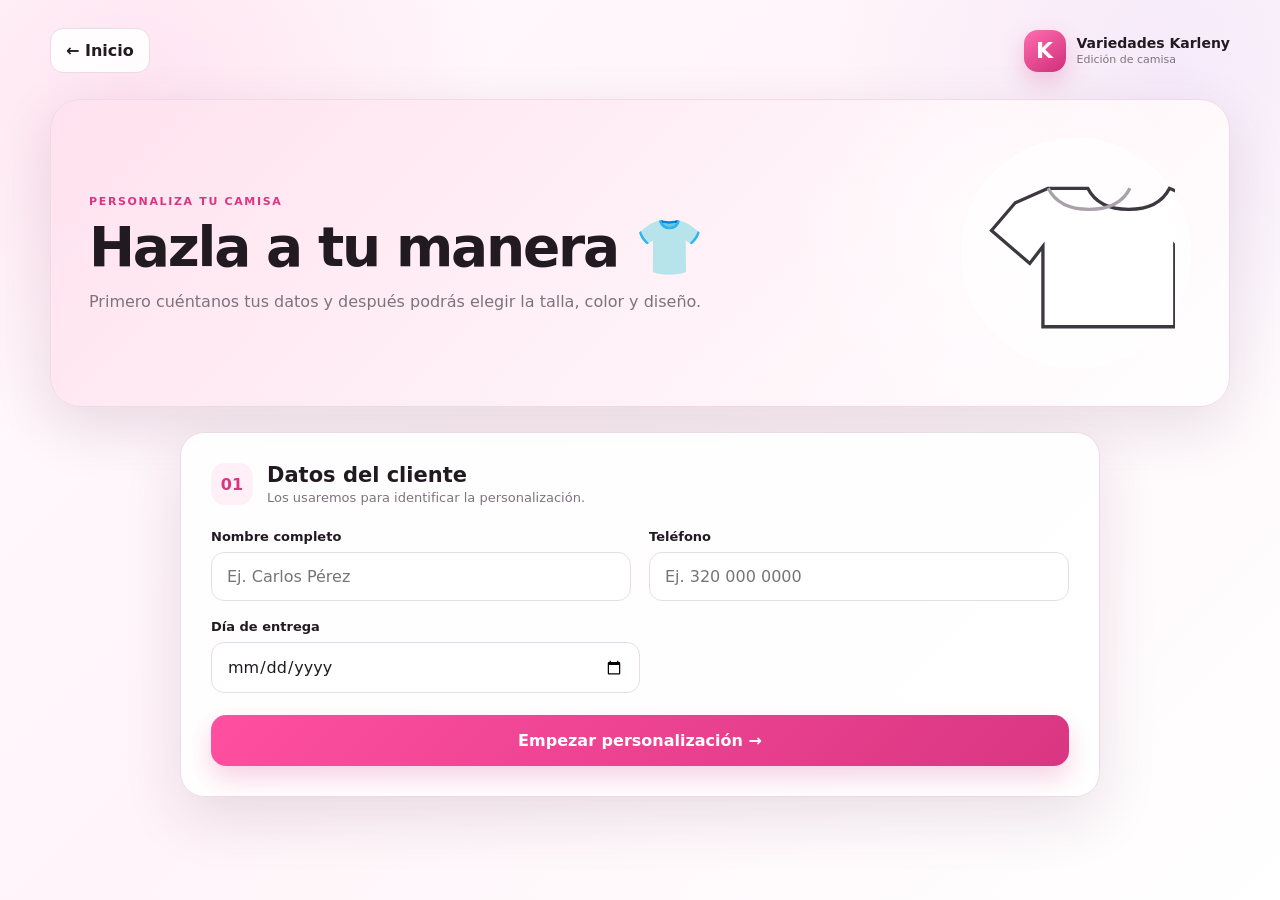
<file: camisas.html>
<!DOCTYPE html>
<html lang="es">
<head>
  <meta charset="UTF-8">
  <meta name="viewport" content="width=device-width, initial-scale=1.0">
  <meta name="theme-color" content="#ff4fa0">
  <title>Edición de Camisa | Variedades Karleny</title>
  <link rel="stylesheet" href="camisas.css">
</head>
<body>

  <main class="app-shell">

    <!-- PASO 1 -->
    <section id="pantallaDatos" class="pantalla activa">
      <div class="topbar">
        <button class="btn-secundario" id="btnSalirDatos">← Inicio</button>
        <div class="brand-mini">
          <div class="brand-logo">K</div>
          <div>
            <strong>Variedades Karleny</strong>
            <span>Edición de camisa</span>
          </div>
        </div>
      </div>

      <div class="hero-edicion">
        <div class="hero-copy">
          <span class="etiqueta">PERSONALIZA TU CAMISA</span>
          <h1>Hazla a tu manera 👕</h1>
          <p>Primero cuéntanos tus datos y después podrás elegir la talla, color y diseño.</p>
        </div>
        <div class="hero-shirt">
          <svg viewBox="0 0 300 300" aria-hidden="true">
            <path class="camisa-svg" d="M108 52 58 74 22 116l58 50 20-26v122h200V140l20 26 58-50-36-42-50-22c-10 20-28 32-62 32s-52-12-62-32Z"/>
            <path class="cuello-svg" d="M108 52c10 20 28 32 62 32s52-12 62-32" />
          </svg>
        </div>
      </div>

      <form id="formDatos" class="card-form">
        <div class="section-title">
          <span>01</span>
          <div>
            <h2>Datos del cliente</h2>
            <p>Los usaremos para identificar la personalización.</p>
          </div>
        </div>

        <div class="form-grid">
          <label>
            <span>Nombre completo</span>
            <input id="nombreCliente" type="text" placeholder="Ej. Carlos Pérez" autocomplete="name" required>
          </label>

          <label>
            <span>Teléfono</span>
            <input id="telefonoCliente" type="tel" placeholder="Ej. 320 000 0000" autocomplete="tel" required>
          </label>

          <label class="campo-ancho">
            <span>Día de entrega</span>
            <input id="fechaEntrega" type="date" required>
          </label>
        </div>

        <button class="btn-principal btn-grande" type="submit">
          Empezar personalización →
        </button>
      </form>
    </section>


    <!-- PASO 2 -->
    <section id="pantallaTalla" class="pantalla">
      <div class="topbar">
        <button class="btn-secundario" id="btnVolverDatos">← Volver</button>
        <div class="progreso">
          <span class="activo">1</span>
          <i></i>
          <span class="activo">2</span>
          <i></i>
          <span>3</span>
        </div>
      </div>

      <div class="centrado">
        <span class="etiqueta">PASO 2</span>
        <h1>¿Qué talla necesitas?</h1>
        <p class="subtitulo">La talla quedará guardada con tu diseño para que el pedido llegue bien identificado.</p>

        <div id="tallas" class="tallas-grid">
          <button type="button" class="talla" data-talla="XS">XS</button>
          <button type="button" class="talla" data-talla="S">S</button>
          <button type="button" class="talla" data-talla="M">M</button>
          <button type="button" class="talla" data-talla="L">L</button>
          <button type="button" class="talla" data-talla="XL">XL</button>
          <button type="button" class="talla" data-talla="XXL">XXL</button>
        </div>

        <div class="resumen-datos" id="resumenDatos"></div>

        <button id="btnIrEditor" class="btn-principal btn-grande" disabled>
          Continuar al editor →
        </button>
      </div>
    </section>


    <!-- PASO 3 -->
    <section id="pantallaEditor" class="pantalla pantalla-editor">
      <div class="topbar editor-topbar">
        <button class="btn-secundario" id="btnVolverTalla">← Talla</button>

        <div class="editor-title">
          <strong>Editor de camisa</strong>
          <span id="ladoActualTexto">Frente</span>
        </div>

        <button class="btn-secundario" id="btnInicioEditor">⌂ Inicio</button>
      </div>

      <div class="editor-layout">

        <aside class="panel-control">
          <div class="control-section">
            <span class="control-kicker">LADO DE LA CAMISA</span>
            <div class="lado-switch">
              <button id="btnFrente" class="lado-btn activo">Frente</button>
              <button id="btnEspalda" class="lado-btn">Espalda</button>
            </div>
          </div>

          <div class="control-section">
            <span class="control-kicker">COLOR</span>
            <div class="paleta" id="paletaColores">
              <button class="color-btn" data-color="#ffffff" style="--color:#ffffff" aria-label="Blanco"></button>
              <button class="color-btn" data-color="#f3f4f6" style="--color:#f3f4f6" aria-label="Gris claro"></button>
              <button class="color-btn" data-color="#111111" style="--color:#111111" aria-label="Negro"></button>
              <button class="color-btn" data-color="#ef4444" style="--color:#ef4444" aria-label="Rojo"></button>
              <button class="color-btn" data-color="#f97316" style="--color:#f97316" aria-label="Naranja"></button>
              <button class="color-btn" data-color="#facc15" style="--color:#facc15" aria-label="Amarillo"></button>
              <button class="color-btn" data-color="#16a34a" style="--color:#16a34a" aria-label="Verde"></button>
              <button class="color-btn" data-color="#2563eb" style="--color:#2563eb" aria-label="Azul"></button>
              <button class="color-btn" data-color="#8b5cf6" style="--color:#8b5cf6" aria-label="Morado"></button>
            </div>
          </div>

          <div class="control-section">
            <span class="control-kicker">DISEÑO</span>
            <label class="upload-box">
              <input id="inputImagen" type="file" accept="image/png,image/jpeg,image/webp">
              <span class="upload-icon">＋</span>
              <strong>Traer imagen de la galería</strong>
              <small>PNG, JPG o WEBP</small>
            </label>

            <button id="btnQuitarImagen" class="btn-danger-soft" type="button">
              Quitar imagen de este lado
            </button>
          </div>

          <div class="control-section ajustes">
            <span class="control-kicker">AJUSTES DE LA IMAGEN</span>

            <label class="rango">
              <div>
                <span>Tamaño</span>
                <b id="textoTamano">45%</b>
              </div>
              <input id="rangoTamano" type="range" min="15" max="85" value="45">
            </label>

            <label class="rango">
              <div>
                <span>Altura</span>
                <b id="textoAltura">50%</b>
              </div>
              <input id="rangoAltura" type="range" min="10" max="90" value="50">
            </label>

            <button id="btnCentrarImagen" class="btn-secundario ancho" type="button">
              ↺ Centrar imagen
            </button>
          </div>

          <div class="mini-ayuda">
            <strong>Tip</strong>
            <p>También puedes arrastrar la imagen directamente sobre la camisa para acomodarla.</p>
          </div>
        </aside>

        <section class="zona-canvas">
          <div class="canvas-header">
            <div>
              <span class="etiqueta">VISTA PREVIA</span>
              <h2 id="tituloVista">Frente de la camisa</h2>
            </div>
            <span id="estadoDiseno" class="estado-pill">Sin diseño</span>
          </div>

          <div class="camisa-workspace" id="camisaWorkspace">
            <svg class="camisa-svg-grande" viewBox="0 0 600 650" preserveAspectRatio="xMidYMid meet">
              <path id="camisaCuerpo" class="camisa-cuerpo" d="M214 92 132 124 58 188l78 72 38-38v264h252V222l38 38 78-72-74-64-82-32c-15 31-40 48-86 48s-71-17-86-48Z"/>
              <path class="cuello-linea" d="M214 92c15 31 40 48 86 48s71-17 86-48"/>
              <path class="costura" d="M136 260 136 620M464 260 464 620"/>
            </svg>

            <div id="zonaDiseno" class="zona-diseno">
              <img id="imagenDiseno" class="imagen-diseno" alt="Diseño de la camisa">
              <div id="marcoSeleccion" class="marco-seleccion" aria-hidden="true">
                <span></span><span></span><span></span><span></span>
              </div>
            </div>

            <div id="sinDiseno" class="sin-diseno">
              <span>＋</span>
              <strong>Sube una imagen</strong>
              <small>Tu diseño aparecerá aquí</small>
            </div>
          </div>

          <div class="canvas-footer">
            <span>Desliza o arrastra para acomodar el diseño.</span>
            <button id="btnTerminar" class="btn-principal">Terminar edición →</button>
          </div>
        </section>
      </div>
    </section>


    <!-- PASO 4 -->
    <section id="pantallaResumen" class="pantalla">
      <div class="topbar">
        <button id="btnVolverEditor" class="btn-secundario">← Editor</button>
        <button id="btnInicioResumen" class="btn-secundario">⌂ Inicio</button>
      </div>

      <div class="resumen-page">
        <span class="etiqueta">ÚLTIMO PASO</span>
        <h1>Revisa tu camisa 👕</h1>
        <p class="subtitulo">Comprueba los datos antes de confirmar la personalización.</p>

        <div class="resumen-layout">
          <div class="preview-final">
            <div class="preview-side">
              <span>Frente</span>
              <div class="mini-camisa" id="miniFrente"></div>
            </div>
            <div class="preview-side">
              <span>Espalda</span>
              <div class="mini-camisa" id="miniEspalda"></div>
            </div>
          </div>

          <div class="datos-finales" id="datosFinales"></div>
        </div>

        <div class="confirmar-box">
          <div>
            <strong>¿Todo está correcto?</strong>
            <span>Al confirmar, esta información quedará lista para conectarla con el carrito y los pedidos.</span>
          </div>
          <button id="btnConfirmar" class="btn-principal btn-grande">Confirmar camisa ✓</button>
        </div>

        <div id="confirmacionExitosa" class="confirmacion-exitosa oculto">
          <div class="check-grande">✓</div>
          <h2>¡Camisa preparada!</h2>
          <p>La personalización de prueba quedó registrada en esta demo.</p>
          <div id="codigoDemo" class="codigo-demo"></div>
          <button id="btnReiniciar" class="btn-principal">Crear otra camisa</button>
        </div>
      </div>
    </section>

  </main>

  <div id="toast" class="toast"></div>
  <script src="camisas.js"></script>
</body>
</html>
</file>
<file: camisas.css>
:root{
  --rosa:#ff4fa0;
  --rosa-oscuro:#d93682;
  --rosa-claro:#fff0f7;
  --fondo:#fff8fc;
  --texto:#211a21;
  --muted:#7d737d;
  --borde:#eadce6;
  --blanco:#ffffff;
  --sombra:0 20px 60px rgba(73,28,55,.12);
  --radio:24px;
}

*{box-sizing:border-box}
html{scroll-behavior:smooth}
body{
  margin:0;
  min-height:100vh;
  font-family:Inter,system-ui,-apple-system,BlinkMacSystemFont,"Segoe UI",sans-serif;
  color:var(--texto);
  background:
    radial-gradient(circle at 10% 10%,rgba(255,79,160,.12),transparent 26%),
    radial-gradient(circle at 92% 8%,rgba(143,93,255,.08),transparent 24%),
    linear-gradient(135deg,#fffafd,#fff4f9 45%,#ffffff);
}

button,input{font:inherit}
button{cursor:pointer}
.app-shell{width:100%;min-height:100vh}
.pantalla{display:none;min-height:100vh;padding:28px}
.pantalla.activa{display:block}
.topbar{
  width:min(1180px,100%);
  margin:0 auto 26px;
  display:flex;
  align-items:center;
  justify-content:space-between;
  gap:15px;
}
.brand-mini{
  display:flex;
  align-items:center;
  gap:11px;
}
.brand-logo{
  width:42px;height:42px;border-radius:14px;
  display:grid;place-items:center;
  color:white;font-weight:900;font-size:22px;
  background:linear-gradient(145deg,#ff6eae,#cf2e7a);
  box-shadow:0 10px 25px rgba(217,54,130,.25);
}
.brand-mini strong,.brand-mini span{display:block}
.brand-mini strong{font-size:14px}
.brand-mini span{font-size:11px;color:var(--muted);margin-top:2px}

.btn-principal,.btn-secundario,.btn-danger-soft,.lado-btn,.talla{
  border:0;
  transition:.2s ease;
}
.btn-principal{
  background:linear-gradient(135deg,var(--rosa),var(--rosa-oscuro));
  color:#fff;
  font-weight:800;
  border-radius:15px;
  padding:14px 20px;
  box-shadow:0 12px 25px rgba(217,54,130,.22);
}
.btn-principal:hover{transform:translateY(-2px);box-shadow:0 16px 30px rgba(217,54,130,.28)}
.btn-principal:disabled{opacity:.45;cursor:not-allowed;transform:none;box-shadow:none}
.btn-secundario{
  background:rgba(255,255,255,.9);
  color:var(--texto);
  border:1px solid var(--borde);
  padding:12px 15px;
  border-radius:13px;
  font-weight:750;
}
.btn-secundario:hover{border-color:#e8aac8;background:#fff}
.btn-danger-soft{
  width:100%;
  padding:10px;
  border-radius:12px;
  color:#b4235c;
  background:#fff0f5;
  border:1px solid #ffd0e2;
  margin-top:9px;
}
.btn-danger-soft:hover{background:#ffe7f0}
.btn-grande{width:100%;padding:16px 22px;font-size:16px}
.ancho{width:100%}

.hero-edicion{
  width:min(1180px,100%);
  margin:0 auto 25px;
  border-radius:30px;
  padding:38px;
  display:flex;
  align-items:center;
  justify-content:space-between;
  gap:30px;
  overflow:hidden;
  background:
    radial-gradient(circle at 80% 40%,rgba(255,255,255,.55),transparent 22%),
    linear-gradient(135deg,#ffe2ef,#fff);
  border:1px solid #f4d8e5;
  box-shadow:var(--sombra);
}
.hero-copy{max-width:650px}
.etiqueta{
  display:inline-flex;
  align-items:center;
  gap:6px;
  color:var(--rosa-oscuro);
  font-size:11px;
  font-weight:900;
  letter-spacing:.15em;
}
.hero-copy h1,.centrado h1,.resumen-page h1{
  font-size:clamp(32px,5vw,55px);
  line-height:1.02;
  margin:10px 0 14px;
  letter-spacing:-.04em;
}
.hero-copy p,.subtitulo{
  color:var(--muted);
  line-height:1.65;
  max-width:640px;
  margin:0;
}
.hero-shirt{
  width:230px;height:230px;flex:0 0 230px;
  display:grid;place-items:center;
  border-radius:50%;
  background:rgba(255,255,255,.72);
  box-shadow:inset 0 0 0 1px rgba(255,255,255,.8);
}
.hero-shirt svg{width:86%;height:86%}
.camisa-svg{fill:#fff;stroke:#3d3740;stroke-width:5}
.cuello-svg{fill:none;stroke:#aaa1aa;stroke-width:5}

.card-form,.centrado,.resumen-page{
  width:min(920px,100%);
  margin:0 auto;
}
.card-form{
  background:rgba(255,255,255,.92);
  border:1px solid var(--borde);
  border-radius:var(--radio);
  padding:30px;
  box-shadow:var(--sombra);
}
.section-title{
  display:flex;align-items:center;gap:14px;margin-bottom:24px;
}
.section-title>span{
  width:42px;height:42px;border-radius:14px;display:grid;place-items:center;
  background:var(--rosa-claro);color:var(--rosa-oscuro);font-weight:900;
}
.section-title h2{margin:0 0 3px;font-size:21px}
.section-title p{margin:0;color:var(--muted);font-size:13px}
.form-grid{display:grid;grid-template-columns:1fr 1fr;gap:18px;margin-bottom:22px}
label>span,label .rango>div span{display:block;font-size:13px;font-weight:800;margin-bottom:8px}
input[type="text"],input[type="tel"],input[type="date"]{
  width:100%;
  border:1px solid var(--borde);
  background:#fff;
  border-radius:13px;
  padding:14px 15px;
  outline:none;
  color:var(--texto);
}
input:focus{border-color:#ea88b6;box-shadow:0 0 0 4px rgba(255,79,160,.09)}
.campo-ancho{grid-column:1/-1;max-width:50%}

.centrado{
  text-align:center;
  padding-top:35px;
}
.centrado .subtitulo{margin:0 auto 28px}
.progreso{
  display:flex;align-items:center;justify-content:center;
  gap:9px;
}
.progreso span{
  width:30px;height:30px;border-radius:50%;
  display:grid;place-items:center;
  font-size:12px;font-weight:900;
  background:#eee6eb;color:#968b95;
}
.progreso span.activo{background:var(--rosa);color:#fff}
.progreso i{width:45px;height:2px;background:#eadfe5}
.tallas-grid{
  display:grid;
  grid-template-columns:repeat(3,1fr);
  gap:14px;
  max-width:650px;
  margin:0 auto 24px;
}
.talla{
  min-height:90px;
  background:#fff;
  border:2px solid var(--borde);
  border-radius:18px;
  font-size:24px;
  font-weight:900;
  color:var(--texto);
}
.talla:hover{transform:translateY(-2px);border-color:#f09ac0}
.talla.seleccionada{
  border-color:var(--rosa);
  background:linear-gradient(145deg,#fff0f7,#fff);
  color:var(--rosa-oscuro);
  box-shadow:0 10px 24px rgba(217,54,130,.14);
}
.resumen-datos{
  max-width:650px;margin:0 auto 18px;
  padding:13px 15px;border:1px solid var(--borde);
  border-radius:14px;background:#fff;
  color:var(--muted);font-size:13px;
}

.pantalla-editor{padding-bottom:18px}
.editor-topbar{margin-bottom:16px}
.editor-title{text-align:center}
.editor-title strong,.editor-title span{display:block}
.editor-title strong{font-size:15px}
.editor-title span{font-size:11px;color:var(--muted);margin-top:3px}
.editor-layout{
  width:min(1320px,100%);
  margin:0 auto;
  display:grid;
  grid-template-columns:320px 1fr;
  gap:18px;
}
.panel-control{
  background:rgba(255,255,255,.93);
  border:1px solid var(--borde);
  border-radius:22px;
  padding:18px;
  box-shadow:var(--sombra);
}
.control-section{
  padding:0 0 18px;
  margin-bottom:18px;
  border-bottom:1px solid #f0e7ed;
}
.control-section:last-of-type{border-bottom:0;margin-bottom:0}
.control-kicker{
  display:block;
  color:#958995;
  font-size:10px;
  font-weight:900;
  letter-spacing:.14em;
  margin-bottom:10px;
}
.lado-switch{display:grid;grid-template-columns:1fr 1fr;gap:8px}
.lado-btn{
  padding:11px;border-radius:12px;
  color:var(--texto);background:#f7f2f5;font-weight:850;
}
.lado-btn.activo{background:var(--texto);color:#fff}
.paleta{display:flex;flex-wrap:wrap;gap:9px}
.color-btn{
  width:30px;height:30px;border-radius:50%;
  border:2px solid #fff;
  background:var(--color);
  box-shadow:0 0 0 1px #d8ccd4;
}
.color-btn:hover{transform:scale(1.08)}
.color-btn.activo{box-shadow:0 0 0 2px var(--rosa)}
.upload-box{
  display:flex;flex-direction:column;align-items:center;justify-content:center;
  min-height:135px;
  text-align:center;
  border:2px dashed #e6bbcf;
  border-radius:17px;
  background:#fff8fc;
  padding:15px;
  cursor:pointer;
}
.upload-box input{display:none}
.upload-icon{
  width:38px;height:38px;border-radius:12px;
  display:grid;place-items:center;
  color:#fff;font-size:25px;
  background:linear-gradient(145deg,#ff6eae,#cf2e7a);
  margin-bottom:9px;
}
.upload-box strong{font-size:13px}
.upload-box small{color:var(--muted);margin-top:4px}
.ajustes{padding-bottom:13px}
.rango{display:block;margin-bottom:15px}
.rango>div{display:flex;justify-content:space-between;align-items:center}
.rango>div span{margin:0;color:#5d535d}
.rango b{font-size:12px;color:var(--rosa-oscuro)}
input[type="range"]{width:100%;accent-color:var(--rosa)}
.rango input[type="range"]{min-width:0}
.mini-ayuda{
  margin-top:16px;padding:13px;border-radius:15px;
  background:#fff5fa;border:1px solid #f8d8e6;
}
.mini-ayuda strong{font-size:12px;color:var(--rosa-oscuro)}
.mini-ayuda p{font-size:11px;color:var(--muted);line-height:1.5;margin:5px 0 0}
.zona-canvas{
  min-width:0;
  background:rgba(255,255,255,.93);
  border:1px solid var(--borde);
  border-radius:22px;
  padding:20px;
  box-shadow:var(--sombra);
}
.canvas-header{
  display:flex;align-items:end;justify-content:space-between;gap:15px;
  margin-bottom:15px;
}
.canvas-header h2{margin:5px 0 0;font-size:22px}
.estado-pill{
  padding:8px 11px;border-radius:999px;
  background:#f4eff2;color:#827682;
  font-size:11px;font-weight:850;
}
.estado-pill.ok{background:#eaf8ef;color:#237645}
.camisa-workspace{
  position:relative;
  width:min(700px,100%);
  aspect-ratio:1/1;
  margin:0 auto;
  display:grid;
  place-items:center;
  overflow:hidden;
  border-radius:24px;
  background:
    linear-gradient(45deg,#f6f2f5 25%,transparent 25%) 0 0/32px 32px,
    linear-gradient(-45deg,#f6f2f5 25%,transparent 25%) 0 0/32px 32px,
    linear-gradient(45deg,transparent 75%,#f6f2f5 75%) 0 0/32px 32px,
    linear-gradient(-45deg,transparent 75%,#f6f2f5 75%) 0 0/32px 32px,
    #fff;
  border:1px solid #ebe2e8;
}
.camisa-svg-grande{width:92%;height:92%;position:relative;z-index:2}
.camisa-cuerpo{fill:#fff;stroke:#39343a;stroke-width:5;stroke-linejoin:round}
.cuello-linea{fill:none;stroke:#aaa0aa;stroke-width:5}
.costura{fill:none;stroke:rgba(90,80,90,.22);stroke-width:2;stroke-dasharray:8 8}
.zona-diseno{position:absolute;inset:22% 24% 13% 24%;z-index:4;touch-action:none}
.zona-diseno .imagen-diseno{max-height:none;object-fit:contain}
.zona-diseno{overflow:visible}
.imagen-diseno{
  position:absolute;
  left:50%;
  top:50%;
  width:45%;
  height:auto;
  max-width:none;
  transform:translate(-50%,-50%);
  user-select:none;
  cursor:grab;
  display:none;
  filter:drop-shadow(0 4px 7px rgba(0,0,0,.12));
}
.imagen-diseno.visible{display:block}
.imagen-diseno.arrastrando{cursor:grabbing}
.marco-seleccion{
  display:none;
  position:absolute;
  left:50%;top:50%;
  width:45%;height:45%;
  border:1.5px dashed var(--rosa);
  transform:translate(-50%,-50%);
  pointer-events:none;
}
.marco-seleccion.visible{display:block}
.marco-seleccion span{
  position:absolute;width:7px;height:7px;border-radius:2px;background:var(--rosa);
}
.marco-seleccion span:nth-child(1){left:-4px;top:-4px}
.marco-seleccion span:nth-child(2){right:-4px;top:-4px}
.marco-seleccion span:nth-child(3){left:-4px;bottom:-4px}
.marco-seleccion span:nth-child(4){right:-4px;bottom:-4px}
.sin-diseno{
  position:absolute;z-index:5;top:49%;left:50%;
  transform:translate(-50%,-50%);
  text-align:center;pointer-events:none;
  color:#afa3ad;
}
.sin-diseno span{font-size:28px;display:block;color:#c8b9c3}
.sin-diseno strong,.sin-diseno small{display:block}
.sin-diseno strong{font-size:12px}
.sin-diseno small{font-size:10px;margin-top:3px}
.canvas-footer{
  display:flex;align-items:center;justify-content:space-between;
  gap:12px;margin-top:14px;
}
.canvas-footer>span{font-size:11px;color:var(--muted)}

.resumen-page{padding:25px 0 50px}
.resumen-layout{
  display:grid;grid-template-columns:1.2fr .8fr;
  gap:18px;margin-top:25px;
}
.preview-final,.datos-finales,.confirmar-box{
  background:rgba(255,255,255,.94);
  border:1px solid var(--borde);
  border-radius:22px;
  box-shadow:var(--sombra);
}
.preview-final{padding:18px;display:grid;grid-template-columns:1fr 1fr;gap:14px}
.preview-side>span{display:block;text-align:center;color:var(--muted);font-weight:800;font-size:12px;margin-bottom:8px}
.mini-camisa{
  position:relative;min-height:330px;aspect-ratio:1/1;border-radius:18px;
  background:
    linear-gradient(45deg,#f6f2f5 25%,transparent 25%) 0 0/24px 24px,
    linear-gradient(-45deg,#f6f2f5 25%,transparent 25%) 0 0/24px 24px,
    linear-gradient(45deg,transparent 75%,#f6f2f5 75%) 0 0/24px 24px,
    linear-gradient(-45deg,transparent 75%,#f6f2f5 75%) 0 0/24px 24px,#fff;
  border:1px solid #ece3e8;
  overflow:hidden;
}
.mini-camisa svg{width:100%;height:100%;position:absolute;inset:0;z-index:1}
.mini-camisa .mini-design-zone{position:absolute;inset:22% 24% 13% 24%;z-index:3;overflow:visible}
.mini-camisa .mini-design-zone img{position:absolute;display:block;height:auto;max-width:none;object-fit:contain;transform:translate(-50%,-50%)}
.mini-camisa img{position:absolute;left:50%;transform:translateX(-50%);width:30%;z-index:3}
.datos-finales{padding:20px}
.dato-fila{
  display:flex;justify-content:space-between;gap:15px;
  padding:13px 0;border-bottom:1px solid #f0e7ed;
}
.dato-fila:last-child{border-bottom:0}
.dato-fila span{color:var(--muted);font-size:12px}
.dato-fila strong{text-align:right;font-size:13px}
.confirmar-box{
  margin-top:18px;padding:19px;
  display:flex;align-items:center;justify-content:space-between;gap:20px;
}
.confirmar-box strong,.confirmar-box span{display:block}
.confirmar-box strong{font-size:15px}
.confirmar-box span{font-size:11px;color:var(--muted);margin-top:4px}
.confirmacion-exitosa{
  margin-top:18px;
  text-align:center;
  background:#fff;
  border:1px solid #d9efdf;
  border-radius:22px;
  padding:30px;
  box-shadow:var(--sombra);
}
.check-grande{
  width:55px;height:55px;border-radius:50%;
  display:grid;place-items:center;margin:0 auto 10px;
  background:#e9f8ee;color:#29804a;font-size:28px;font-weight:900;
}
.confirmacion-exitosa h2{margin:0}
.confirmacion-exitosa p{color:var(--muted)}
.codigo-demo{
  width:max-content;max-width:100%;margin:15px auto;
  background:#f6f1f4;border-radius:10px;padding:9px 12px;
  font-size:12px;font-weight:900;
}
.oculto{display:none!important}

.toast{
  position:fixed;left:50%;bottom:22px;
  transform:translate(-50%,20px);
  opacity:0;pointer-events:none;
  padding:12px 16px;border-radius:13px;
  background:#221d22;color:#fff;font-size:12px;font-weight:750;
  box-shadow:0 14px 30px rgba(0,0,0,.18);
  transition:.25s ease;
  z-index:50;
}
.toast.visible{opacity:1;transform:translate(-50%,0)}

@media(max-width:980px){
  .editor-layout{grid-template-columns:1fr}
  .panel-control{order:2}
  .zona-canvas{order:1}
  .resumen-layout{grid-template-columns:1fr}
}
@media(max-width:700px){
  .pantalla{padding:15px}
  .hero-edicion{padding:25px 20px;flex-direction:column;align-items:flex-start}
  .hero-shirt{width:180px;height:180px;flex-basis:auto;align-self:center}
  .form-grid{grid-template-columns:1fr}
  .campo-ancho{grid-column:auto;max-width:none}
  .tallas-grid{grid-template-columns:repeat(2,1fr)}
  .talla{min-height:74px}
  .canvas-footer{flex-direction:column;align-items:stretch}
  .canvas-footer .btn-principal{width:100%}
  .preview-final{grid-template-columns:1fr}
  .mini-camisa{min-height:260px}
  .confirmar-box{flex-direction:column;align-items:stretch}
  .topbar{gap:8px}
  .brand-mini{display:none}
}
</file>
